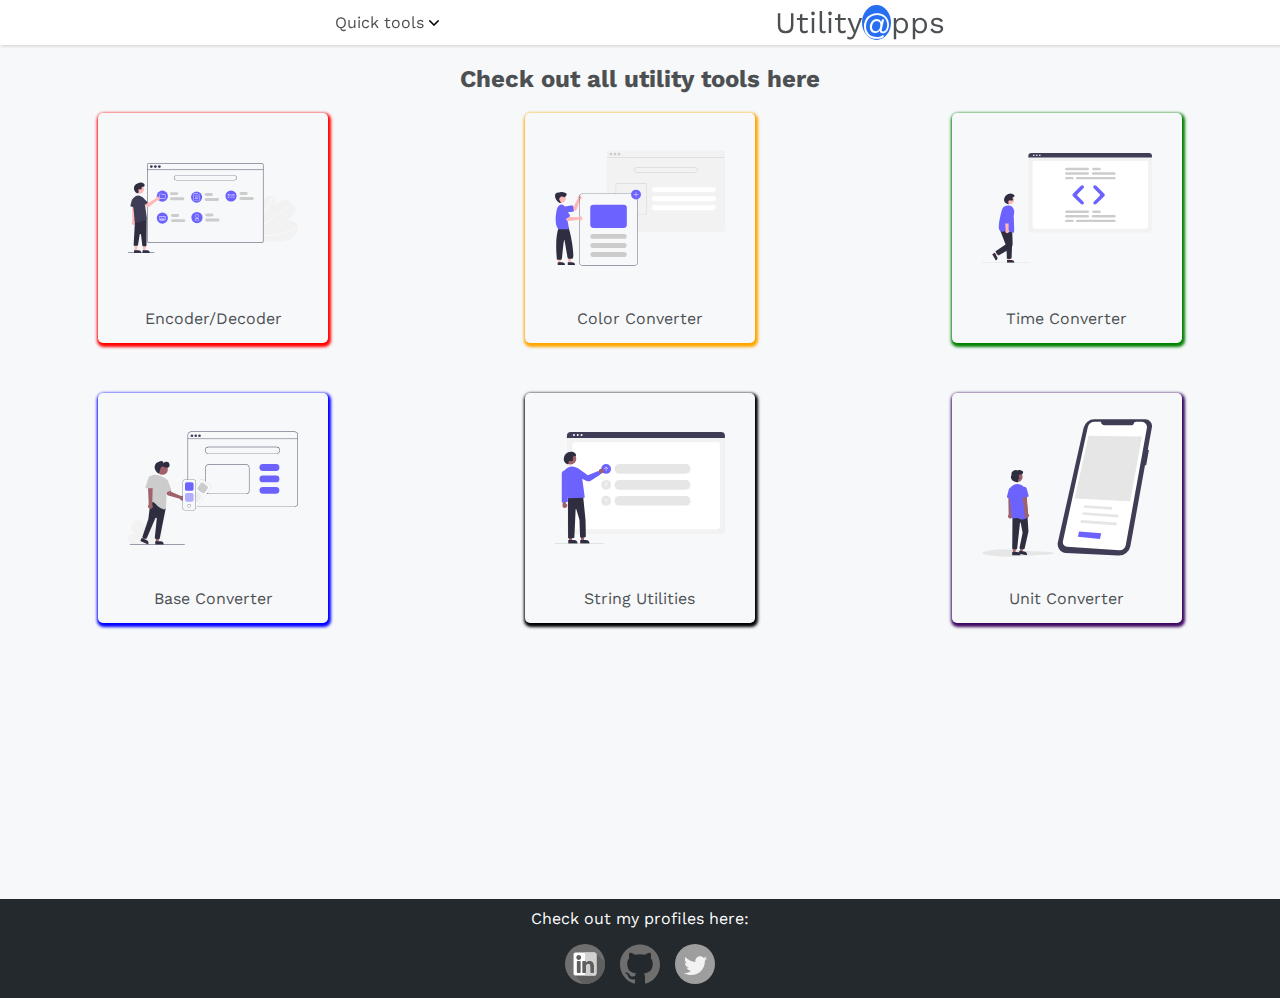
<file: index.html>
<!DOCTYPE html>
<html lang="en">
<head>
  <meta charset="UTF-8">
  <meta name="viewport" content="width=device-width, initial-scale=1.0">
  <link rel="stylesheet" href="commonstyles.css">
  <link rel="preconnect" href="https://fonts.gstatic.com">
<link href="https://fonts.googleapis.com/css2?family=Work+Sans:wght@300;400&display=swap" rel="stylesheet">
  <title>Utility Tools</title>

</head>
<body>
  <div class="non-footer">
    <header class="navbar">
      <div class="util"><a style="color:rgb(77, 80, 83);text-decoration: none;" href="https://my-utility-tools.netlify.app/" >Utility<span style="background-color: rgb(39, 110, 241);color:white;border-radius: 50%;">@</span>pps</a></div>
        <div class="dropdown-nav">Quick tools <span><img class="dropdown-arrow" src="Images/down-arrow.svg"></span>
        <div class="dropdown-content">
          <a href="ip.html" >My IP</a>
          <a href="timer.html" >Timer</a>
          <a href="stopwatch.html" >Stopwatch</a>
          <a href="languagetranslate.html" >Language Translator</a>
        </div>
        </div>    
    </header>
  <h2 style="text-align: center;">Check out all utility tools here</h2>

  <main class="main-content">

<div class="card" style="box-shadow: 1px 2px 3px 2px red;">
  <a href="https://my-encoder-decoder.netlify.app/base64encode" target="_blank">
  <div class="img-wrapper">
  <img class="card-img" src="Images/undraw_Operating_system_re_iqsc.svg" >
</div>
  <p>Encoder/Decoder</p></a>
</div>


<div  class="card" style="box-shadow: 1px 2px 3px 2px orange">
  <a href="https://my-color-converter.netlify.app/rgb-hex" target="_blank">
  <div class="img-wrapper">
  <img class="card-img" src="Images/undraw_Content_re_33px.svg" >
  </div>
  <p>Color Converter</p> </a>
</div>

<div class="card" style="box-shadow: 1px 2px 3px 2px green">
  <a href="https://my-time-stamp-converter.netlify.app/epochtohuman" target="_blank">
  <div class="img-wrapper">
  <img class="card-img" src="Images/undraw_Code_review_re_woeb.svg" >
</div>
  
  <p>Time Converter</p></a>
</div>

<div class="card" style="box-shadow: 1px 2px 3px 2px blue">
  <a href="https://my-number-base-converter.netlify.app/decimaltobinary" target="_blank">
  <div class="img-wrapper">
  <img class="card-img" src="Images/undraw_color__schemes_wv48.svg">
</div>
  <p>Base Converter</p></a>
</div>

<div class="card" style="box-shadow: 1px 2px 3px 2px black">
  <a href="https://my-string-utilities.netlify.app/stringutilities" target="_blank">
  <div class="img-wrapper">
  <img class="card-img"  src="Images/undraw_Upvote_re_qn2k.svg" >
</div>
<p>String Utilities</p></a>
</div>

  
<div class="card" style="box-shadow: 1px 2px 3px 2px rgb(61, 8, 97)">
  <a href="https://my-unit-converter.netlify.app/temperature.html" target="_blank">
  <div class="img-wrapper">
  <img class="card-img" src="Images/undraw_my_app_re_gxtj.svg" >
</div>
  <p>Unit Converter</p></a>
</div>  
  </main>
</div>
<div class="footer-wrapper">
  <footer style="background-color:#24292e;">
    <div class="footer-info" style="text-align: center;color:white;">
      <p style="padding-top: 10px;">Check out my profiles here:</p>
       <div class="footer-logo" >
         <a href="https://www.linkedin.com/in/subham-mitra/" target="_blank"><img src="Images/linkedin.svg"></a>
         <a style="margin-left: 10px;margin-right: 10px;" href="https://github.com/subham2107" target="_blank"><img src="Images/github.svg"></a>
         <a href="https://twitter.com/subham2107" target="_blank"><img src="Images/twitter.svg"></a>
        </div>
    </div>
  </footer>
</div>

  
</body>
</html>
</file>
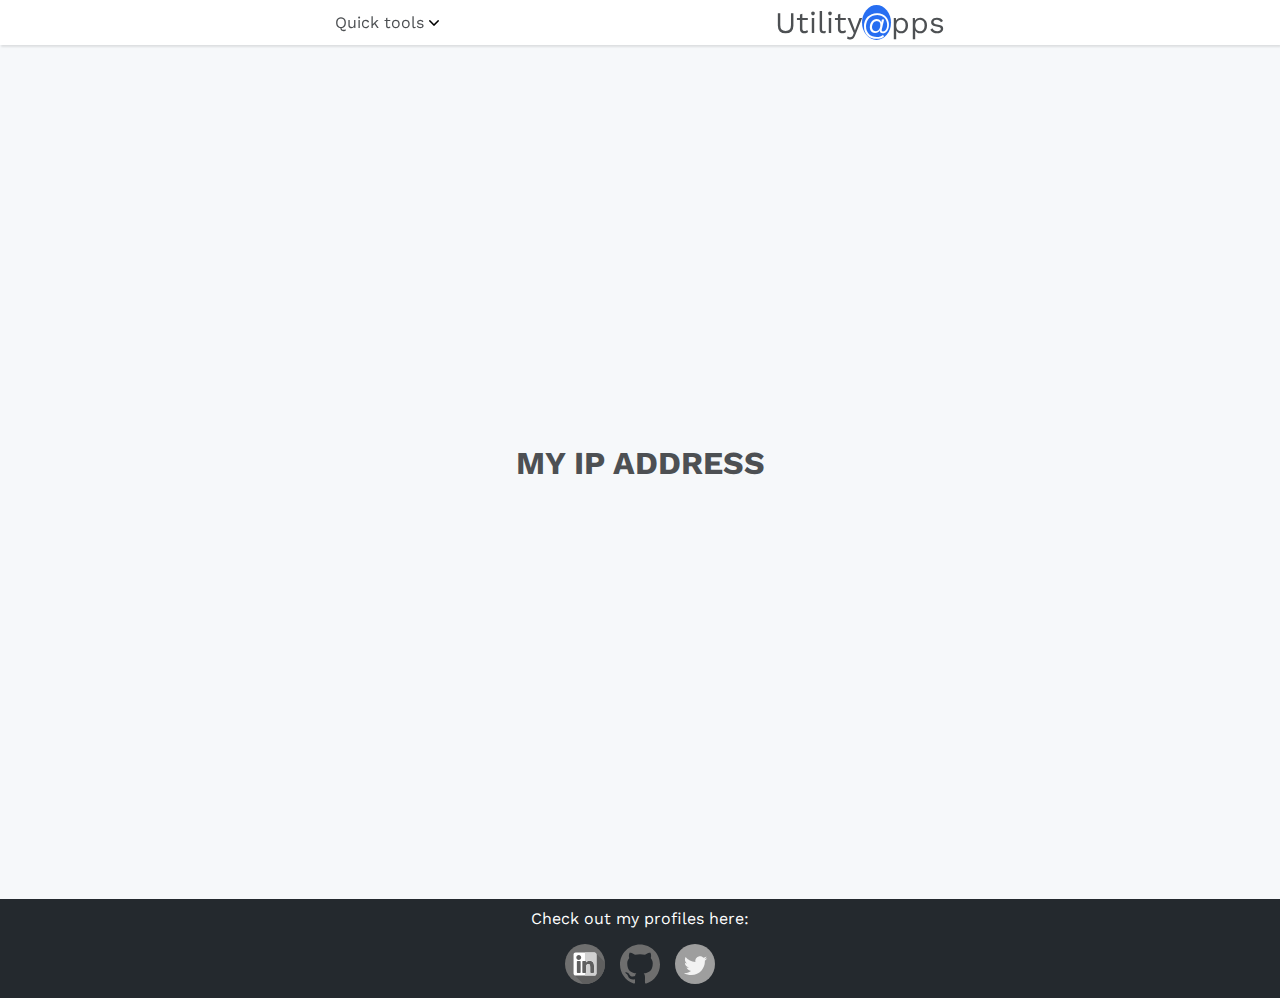
<file: ip.html>
<!DOCTYPE html>
<html lang="en">
<head>
  <meta charset="UTF-8">
  <meta http-equiv="X-UA-Compatible" content="IE=edge">
  <meta name="viewport" content="width=device-width, initial-scale=1.0">
  <link rel="stylesheet" href="commonstyles.css">
  <link rel="preconnect" href="https://fonts.gstatic.com">
<link href="https://fonts.googleapis.com/css2?family=Work+Sans:wght@300;400&display=swap" rel="stylesheet">
  <script defer src="ip.js"></script>
  <title>IP</title>
</head>
<body>
  <div class="non-footer">
    <header class="navbar">
      <div class="util"><a style="color:rgb(77, 80, 83);text-decoration: none;" href="https://my-utility-tools.netlify.app/" >Utility<span style="background-color: rgb(39, 110, 241);color:white;border-radius: 50%;">@</span>pps</a></div>
        <div class="dropdown-nav">Quick tools <span><img class="dropdown-arrow" src="Images/down-arrow.svg"></span>
        <div class="dropdown-content">
          <a href="#">My IP</a>
          <a href="timer.html" >Timer</a>
          <a href="stopwatch.html" >Stopwatch</a>
          <a href="languagetranslate.html" >Language Translator</a>
        </div>
        </div>    
    </header>
    <main class="input-output" >
  <h1 for="ipAddress">MY IP ADDRESS</h1>
  <span style="font-size: 50px;" id="ipAddress"></span>
    </main>
</div>
  <div class="footer-wrapper">
    <footer style="background-color:#24292e;">
      <div class="footer-info" style="text-align: center;color:white;">
        <p style="padding-top: 10px;">Check out my profiles here:</p>
         <div class="footer-logo" >
           <a href="https://www.linkedin.com/in/subham-mitra/" target="_blank"><img src="Images/linkedin.svg"></a>
           <a style="margin-left: 10px;margin-right: 10px;" href="https://github.com/subham2107" target="_blank"><img src="Images/github.svg"></a>
           <a href="https://twitter.com/subham2107" target="_blank"><img src="Images/twitter.svg"></a>
          </div>
      </div>
    </footer>
  </div>
  
</body>
</html>
</file>
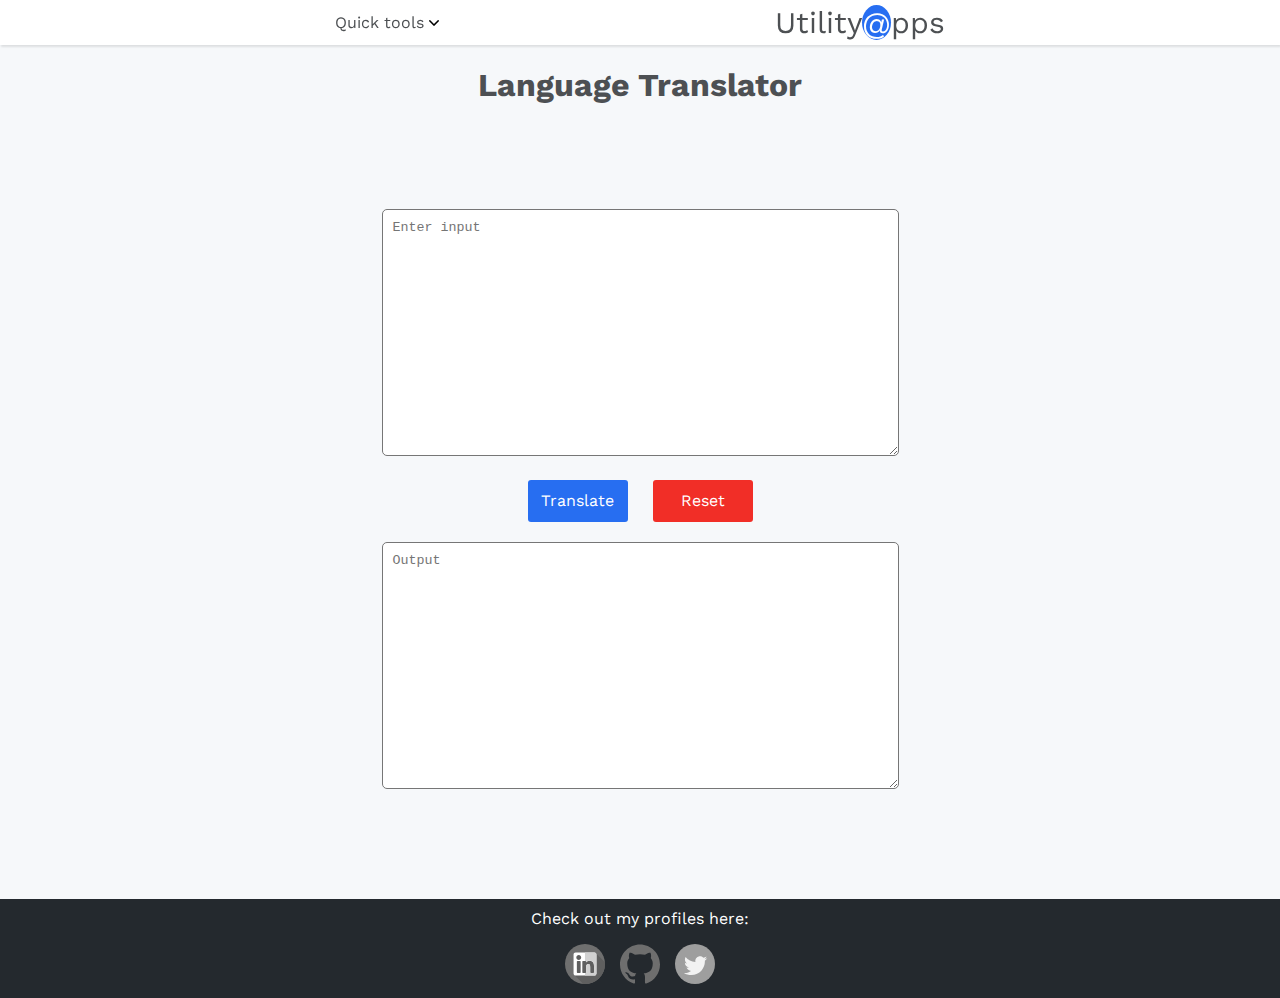
<file: languagetranslate.html>
<!DOCTYPE html>
<html lang="en">
<head>
  <meta charset="UTF-8">
  <meta http-equiv="X-UA-Compatible" content="IE=edge">
  <meta name="viewport" content="width=device-width, initial-scale=1.0">
  <link rel="stylesheet" href="languagetranslate.css">
  <link rel="preconnect" href="https://fonts.gstatic.com">
<link href="https://fonts.googleapis.com/css2?family=Work+Sans:wght@300;400&display=swap" rel="stylesheet">
<script defer src="languagetranslate.js"></script>
  <title>Language translator</title>
</head>
<body>
  <div class="non-footer">
    <header class="navbar">
      <div class="util"><a style="color:rgb(77, 80, 83);text-decoration: none;" href="https://my-utility-tools.netlify.app/" >Utility<span style="background-color: rgb(39, 110, 241);color:white;border-radius: 50%;">@</span>pps</a></div>
        <div class="dropdown-nav">Quick tools <span><img class="dropdown-arrow" src="Images/down-arrow.svg"></span>
        <div class="dropdown-content">
          <a href="ip.html" >My IP</a>
          <a href="timer.html" >Timer</a>
          <a href="stopwatch.html" >Stopwatch</a>
          <a href="#">Language Translator</a>
        </div>
        </div>    
    </header>
    <main>
      <h1 style="text-align: center;">Language Translator</h1>
      <div class="input-output">
        
        <div>
      <textarea  type="text" id="input" placeholder="Enter input"  rows="15" cols="60"></textarea>
        </div>
        <div style="margin-top:20px;margin-bottom:20px;">
          <input type="button" id="translate-button" value= "Translate">
          <input type="button" id="reset-button" value= "Reset">
        </div>
        <div>
      <textarea type="text" id="output" placeholder="Output" rows="15" cols="60" readonly></textarea>
     </div>
      
      </div>
    </main>
  </div>
  <div class="footer-wrapper">
    <footer style="background-color:#24292e;">
      <div class="footer-info" style="text-align: center;color:white;">
        <p style="padding-top: 10px;">Check out my profiles here:</p>
         <div class="footer-logo" >
           <a href="https://www.linkedin.com/in/subham-mitra/" target="_blank"><img src="Images/linkedin.svg"></a>
           <a style="margin-left: 10px;margin-right: 10px;" href="https://github.com/subham2107" target="_blank"><img src="Images/github.svg"></a>
           <a href="https://twitter.com/subham2107" target="_blank"><img src="Images/twitter.svg"></a>
          </div>
      </div>
    </footer>
  </div>
  
</body>
</html>
</file>
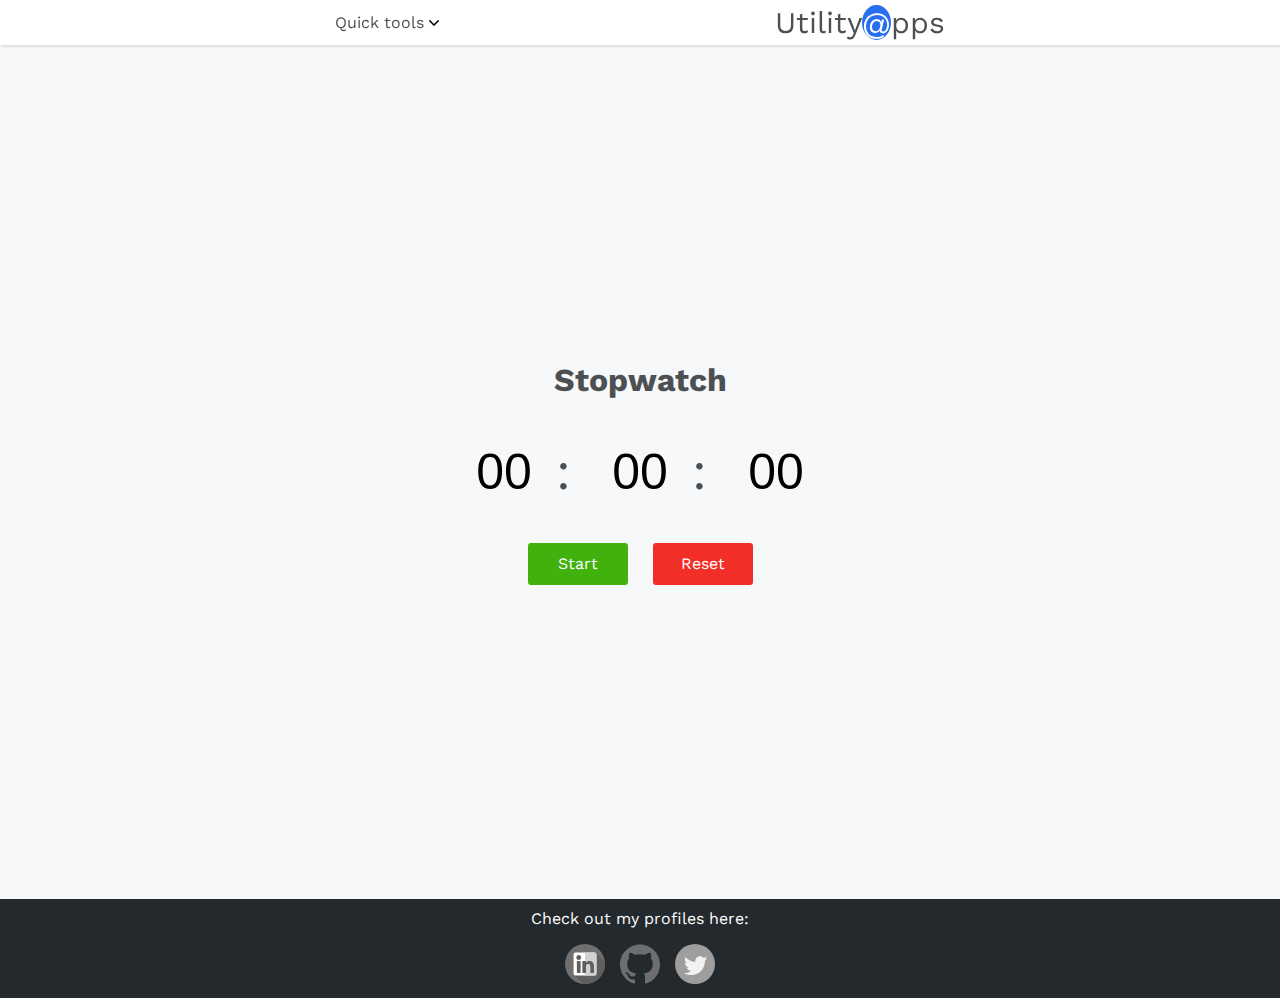
<file: stopwatch.html>
<!DOCTYPE html>
<html lang="en">
<head>
  <meta charset="UTF-8">
  <meta http-equiv="X-UA-Compatible" content="IE=edge">
  <meta name="viewport" content="width=device-width, initial-scale=1.0">
  <link rel="stylesheet" href="commonstyles.css">
  <link rel="preconnect" href="https://fonts.gstatic.com">
<link href="https://fonts.googleapis.com/css2?family=Work+Sans:wght@300;400&display=swap" rel="stylesheet">
<script defer src="stopwatch.js"></script>
  <title>Stopwatch</title>
</head>
<body>
  <div class="non-footer">
    <header class="navbar">
      <div class="util"><a style="color:rgb(77, 80, 83);text-decoration: none;" href="https://my-utility-tools.netlify.app/" >Utility<span style="background-color: rgb(39, 110, 241);color:white;border-radius: 50%;">@</span>pps</a></div>
        <div class="dropdown-nav">Quick tools <span><img class="dropdown-arrow" src="Images/down-arrow.svg"></span>
        <div class="dropdown-content">
          <a href="ip.html" >My IP</a>
          <a href="timer.html" >Timer</a>
          <a href="#">Stopwatch</a>
          <a href="languagetranslate.html">Language Translator</a>
        </div>
        </div>    
    </header>
  <main>
    <div class="input-output">
    <h1>Stopwatch</h1>
    
    <div class="stopwatch-outputs">
      <input type="text" id="stopwatch-hh" value=0 readonly><label>:</label>
      <input type="text" id="stopwatch-mm" value=0 readonly><label>:</label>
      <input type="text" id="stopwatch-ss" value=0 readonly><label></label>
    </div>
    <div style="margin-top:20px;">
      <input type="button" id="start-button" value= "Start">
      <input type="button" id="reset-button" value= "Reset">
  </div>
</div>
  </main>
</div>
<div class="footer-wrapper">
  <footer style="background-color:#24292e;">
    <div class="footer-info" style="text-align: center;color:white;">
      <p style="padding-top: 10px;">Check out my profiles here:</p>
       <div class="footer-logo" >
         <a href="https://www.linkedin.com/in/subham-mitra/" target="_blank"><img src="Images/linkedin.svg"></a>
         <a style="margin-left: 10px;margin-right: 10px;" href="https://github.com/subham2107" target="_blank"><img src="Images/github.svg"></a>
         <a href="https://twitter.com/subham2107" target="_blank"><img src="Images/twitter.svg"></a>
        </div>
    </div>
  </footer>
</div>
  
</body>
</html>
</file>
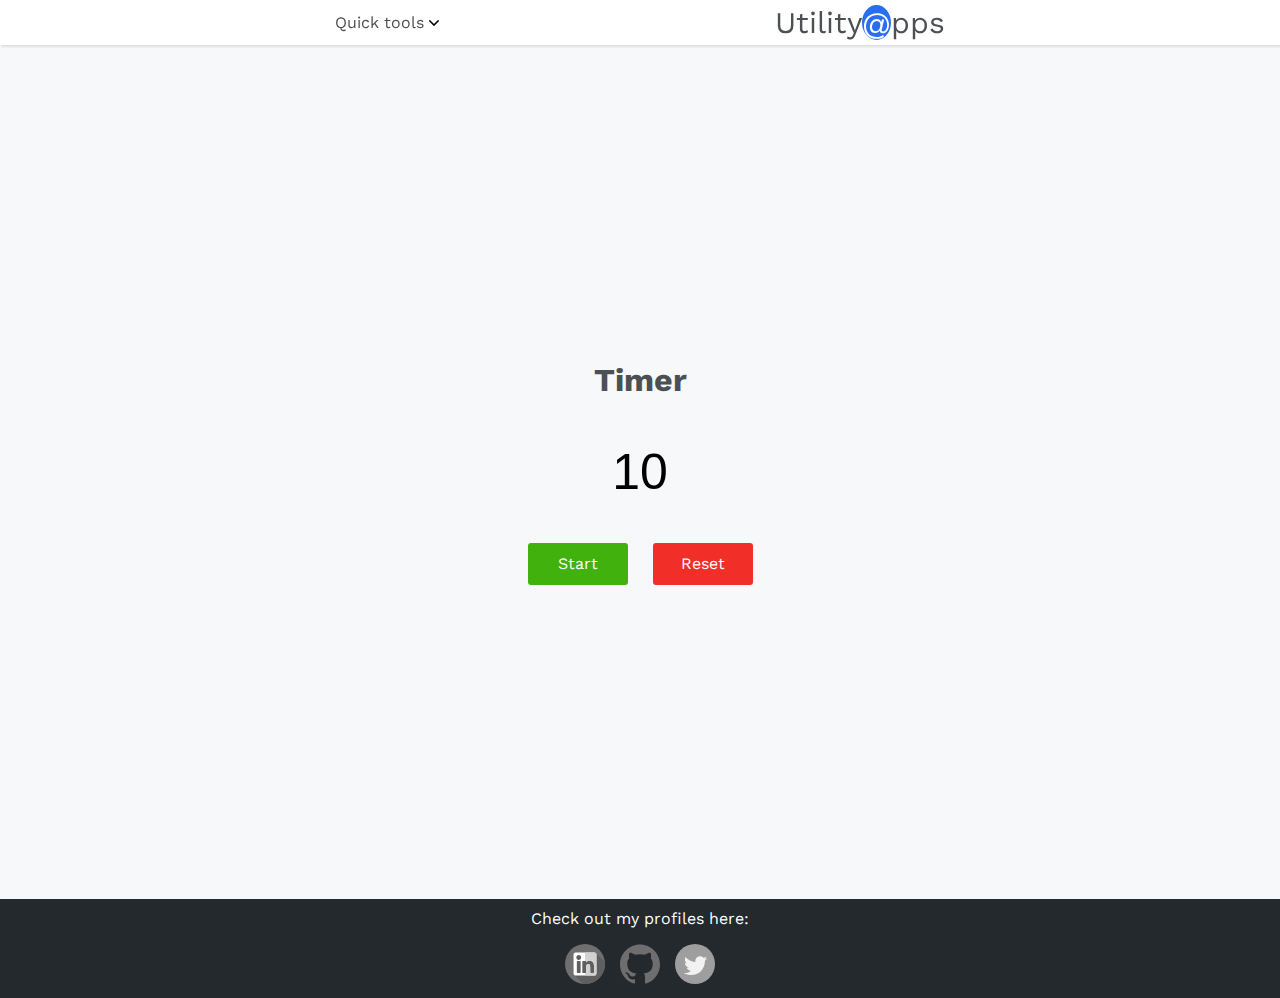
<file: timer.html>
<!DOCTYPE html>
<html lang="en">
<head>
  <meta charset="UTF-8">
  <meta http-equiv="X-UA-Compatible" content="IE=edge">
  <meta name="viewport" content="width=device-width, initial-scale=1.0">
  <link rel="stylesheet" href="commonstyles.css">
  <link rel="preconnect" href="https://fonts.gstatic.com">
<link href="https://fonts.googleapis.com/css2?family=Work+Sans:wght@300;400&display=swap" rel="stylesheet">
<script defer src="timer.js"></script>

  <title>Timer</title>
</head>
<body>
  <div class="non-footer">
    <header class="navbar">
      <div class="util"><a style="color:rgb(77, 80, 83);text-decoration: none;" href="https://my-utility-tools.netlify.app/" >Utility<span style="background-color: rgb(39, 110, 241);color:white;border-radius: 50%;">@</span>pps</a></div>
        <div class="dropdown-nav">Quick tools <span><img class="dropdown-arrow" src="Images/down-arrow.svg"></span>
        <div class="dropdown-content">
          <a href="ip.html" >My IP</a>
          <a href="#">Timer</a>
          <a href="stopwatch.html" >Stopwatch</a>
          <a href="languagetranslate.html" >Language Translator</a>
        </div>
        </div>    
    </header>
<main>
  <div class="input-output">
  <h1>Timer</h1>
  
  <div>
    <input style="height:100px;width:100px;font-size: 50px;text-align: center;border:none;background-color: #f6f8fa;" type="text" id="timer" value=10 readonly> 
  </div>
  <div style="margin-top:20px;">
    <input type="button" id="start-button" value= "Start">
    <input type="button" id="reset-button" value= "Reset">
</div>
</div>
</main>
</div>
<div class="footer-wrapper">
  <footer style="background-color:#24292e;">
    <div class="footer-info" style="text-align: center;color:white;">
      <p style="padding-top: 10px;">Check out my profiles here:</p>
       <div class="footer-logo" >
         <a href="https://www.linkedin.com/in/subham-mitra/" target="_blank"><img src="Images/linkedin.svg"></a>
         <a style="margin-left: 10px;margin-right: 10px;" href="https://github.com/subham2107" target="_blank"><img src="Images/github.svg"></a>
         <a href="https://twitter.com/subham2107" target="_blank"><img src="Images/twitter.svg"></a>
        </div>
    </div>
  </footer>
</div>
  
</body>
</html>
</file>
<file: commonstyles.css>
body{
    margin:0;
    background-color: #f6f8fa;
    font-family: 'Work Sans', sans-serif;
    color:rgb(77, 80, 83);
}

#encode-button,
#decode-button,
#convert-button,
#translate-button {
    background-color: #276ef1;
    color: #fff;
    font-size: 16px;
    line-height: 1.4;
    padding: 10px;
    border-radius: 3px;
    cursor: pointer;
    border: none;
    font-family: inherit;
    min-width: 100px;
    max-width: 100px;
        
}

#reset-button {
  background-color: #f12e27;
  color: #fff;
  font-size: 16px;
  line-height: 1.4;
  padding: 10px;
  border-radius: 3px;
  cursor: pointer;
  border: none;
  font-family: inherit;
  margin-left: 20px;
  min-width: 100px;
  max-width: 100px;
  
}

#start-button {
  background-color: #41b10e;
  color: #fff;
  font-size: 16px;
  line-height: 1.4;
  padding: 10px;
  border-radius: 3px;
  cursor: pointer;
  border: none;
  font-family: inherit;
  min-width: 100px;
  max-width: 100px;
  
}

.util{
  font-size: 30px;
}

.dropdown-content a {
  display: block;
  text-decoration: none;
  min-width: 180px;
  padding-left: 10px;
  padding-right: 10px;
  line-height: 40px;
  color:#555555;
  background-color: #f6f8fa;
  box-shadow: 1px 2px 2px rgb(0 0 0 / 10%), -1px -1px 2px rgb(0 0 0 / 8%);
}

.dropdown-content{
  display: none;
}

.dropdown-content a:hover{
  color:#388bfd;
  background-color: #e7e7e7; 
}
.dropdown-nav:hover .dropdown-content{
      display: block;
      position: absolute;
      
} 


.dropdown-nav:hover{
  cursor: pointer;
  color:#388bfd;
}

.other-websites a {
  color:rgb(77, 80, 83);
  text-decoration: none;
}

.other-websites a:hover{
  color:#388bfd;
  text-decoration:underline;
}

.navbar {
  /*added flex wrap..change in all*/
      display: flex;
      justify-content: space-evenly;
      align-items: center;
      flex-direction: row-reverse;
      flex-wrap: wrap;
      align-content: center;
      line-height: 45px;
      background-color: white;
      position: sticky;
      top: 0;
      box-shadow: 1px 2px 2px rgb(0 0 0 / 10%), -1px -1px 2px rgb(0 0 0 / 8%);
      
}

.input-output{
  display:flex;
  flex-direction: column;
  justify-content: center;
  align-items: center;
  min-height: calc(100vh - 65px);
}

.stopwatch-outputs{
  font-size: 50px;
}

#stopwatch-hh,
#stopwatch-mm,
#stopwatch-ss,
#stopwatch-ms{
  height:100px;
  width:100px;
  font-size: 50px;
  text-align: center;
  border:none;
  background-color: #f6f8fa;
}



.dropdown-arrow{
  height: 10px;
  width: 10px
}

  .main-content{
  display:grid;
  grid-template-columns: 1fr 1fr 1fr;
  grid-template-rows: 1fr 1fr;
  row-gap: 50px;
  justify-items: center;
  align-items: center;
  }

  .footer-wrapper{
    min-height: 45px;
  }

  .non-footer {
    min-height: calc(100vh - 17px);
  }

  .footer-logo{
    padding-bottom: 10px;
  }

  .footer-logo img{
    height: 40px;
    width: 40px;
    filter: grayscale(100%);
  }

  .footer-logo img:hover{
    filter: grayscale(0%);
    
  }

  .card{
    text-align: center;
    max-height:230px;
    max-width:230px;
    min-height:230px;
    min-width:230px;
    border-radius:5px;
  }

  .img-wrapper{
    height:180px;
    width:180px;
    margin:0 auto;
  }

 .card-img{
   margin-top:10px;
   height:170px;
   width:170px;
 }

 .card-img:hover{
  height:180px;
  width:180px
 }

 a{
   text-decoration: none;
   color:rgb(77, 80, 83);
 }

 .card a:hover{
  
  text-decoration:none; 
 }



 @media screen and (max-width: 750px) {
  .main-content {
    display:grid;
  grid-template-columns: 1fr 1fr;
  grid-template-rows: 1fr 1fr 1fr;
  row-gap: 50px;
  justify-items: center;
  align-items: center;
    }
}

@media screen and (max-width: 400px) {

  #stopwatch-hh,
  #stopwatch-mm,
  #stopwatch-ss,
  #stopwatch-ms{
    height:40px;
    width:100px;
    font-size: 30px;
    
  }
  .stopwatch-outputs{
    font-size: 30px;
  }

  .util{
    font-size: 22px;
  }
  
  }

  @media screen and (max-width: 370px) {

    #stopwatch-hh,
    #stopwatch-mm,
    #stopwatch-ss,
    #stopwatch-ms{
      height:40px;
      width: 80px;
      font-size: 25px;
      
    }
    .stopwatch-outputs{
      font-size: 25px;
    }
  
    
    
    }


 @media screen and (max-width: 490px) {
  .main-content {
    display:grid;
  grid-template-columns: 1fr;
  row-gap: 50px;
  justify-items: center;
  align-items: center;
    }

    
}



@media screen and (max-width: 380px) {
  h2{
    font-size: 20px;
  }
}

@media screen and (max-width: 315px) {
  h2{
    font-size: 15px;
  }
}
</file>
<file: languagetranslate.css>
body{
  margin:0;
  background-color: #f6f8fa;
  font-family: 'Work Sans', sans-serif;
  color:rgb(77, 80, 83);
}

#encode-button,
#decode-button,
#start-button,
#convert-button,
#translate-button {
  background-color: #276ef1;
  color: #fff;
  font-size: 16px;
  line-height: 1.4;
  padding: 10px;
  border-radius: 3px;
  cursor: pointer;
  border: none;
  font-family: inherit;
  min-width: 100px;
  max-width: 100px;
      
}

#reset-button {
background-color: #f12e27;
color: #fff;
font-size: 16px;
line-height: 1.4;
padding: 10px;
border-radius: 3px;
cursor: pointer;
border: none;
font-family: inherit;
margin-left: 20px;
min-width: 100px;
max-width: 100px;

}

.util{
  font-size: 30px;
}



.dropdown-content a {
display: block;
text-decoration: none;
min-width: 180px;
padding-left: 10px;
padding-right: 10px;
line-height: 40px;
color:#555555;
background-color: #f6f8fa;
box-shadow: 1px 2px 2px rgb(0 0 0 / 10%), -1px -1px 2px rgb(0 0 0 / 8%);
}

.dropdown-content{
display: none;
}

.dropdown-content a:hover{
  color:#388bfd;
  background-color: #e7e7e7; 
}

.dropdown-nav:hover .dropdown-content{
    display: block;
    position: absolute;
} 

.dropdown-nav:hover{
cursor: pointer;
color:#388bfd;
}



.navbar {
/*added flex wrap..change in all*/
    display: flex;
    justify-content: space-evenly;
    align-items: center;
    flex-direction: row-reverse;
    flex-wrap: wrap;
    align-content: center;
    line-height: 45px;
    background-color: white;
    position: sticky;
    top: 0;
    box-shadow: 1px 2px 2px rgb(0 0 0 / 10%), -1px -1px 2px rgb(0 0 0 / 8%);
    
}

.input-output{
display: flex;
flex-direction: column;
justify-content: center;
align-items: center;
min-height: calc(100vh - 150px);
}

.dropdown-arrow{
height: 10px;
width: 10px
}

textarea{
  padding: 10px;
  border-radius: 5px;
}


.footer-wrapper{
  min-height: 45px;
}

.non-footer {
  min-height: calc(100vh - 17px);
}

.footer-logo{
  padding-bottom: 10px;
}

.footer-logo img{
  height: 40px;
  width: 40px;
  filter: grayscale(100%);
}

.footer-logo img:hover{
  filter: grayscale(0%);
  
}


a{
 text-decoration: none;
 color:rgb(77, 80, 83);
}



@media screen and (max-width: 475px) {

  textarea{
    
    height: 120px;
    width: 320px;
    

  }

  .util{
    font-size: 22px;
  }

  


#reset-button,
#translate-button{
    
    padding: 7px ;
    width: 90px;
  }

  
}
</file>
